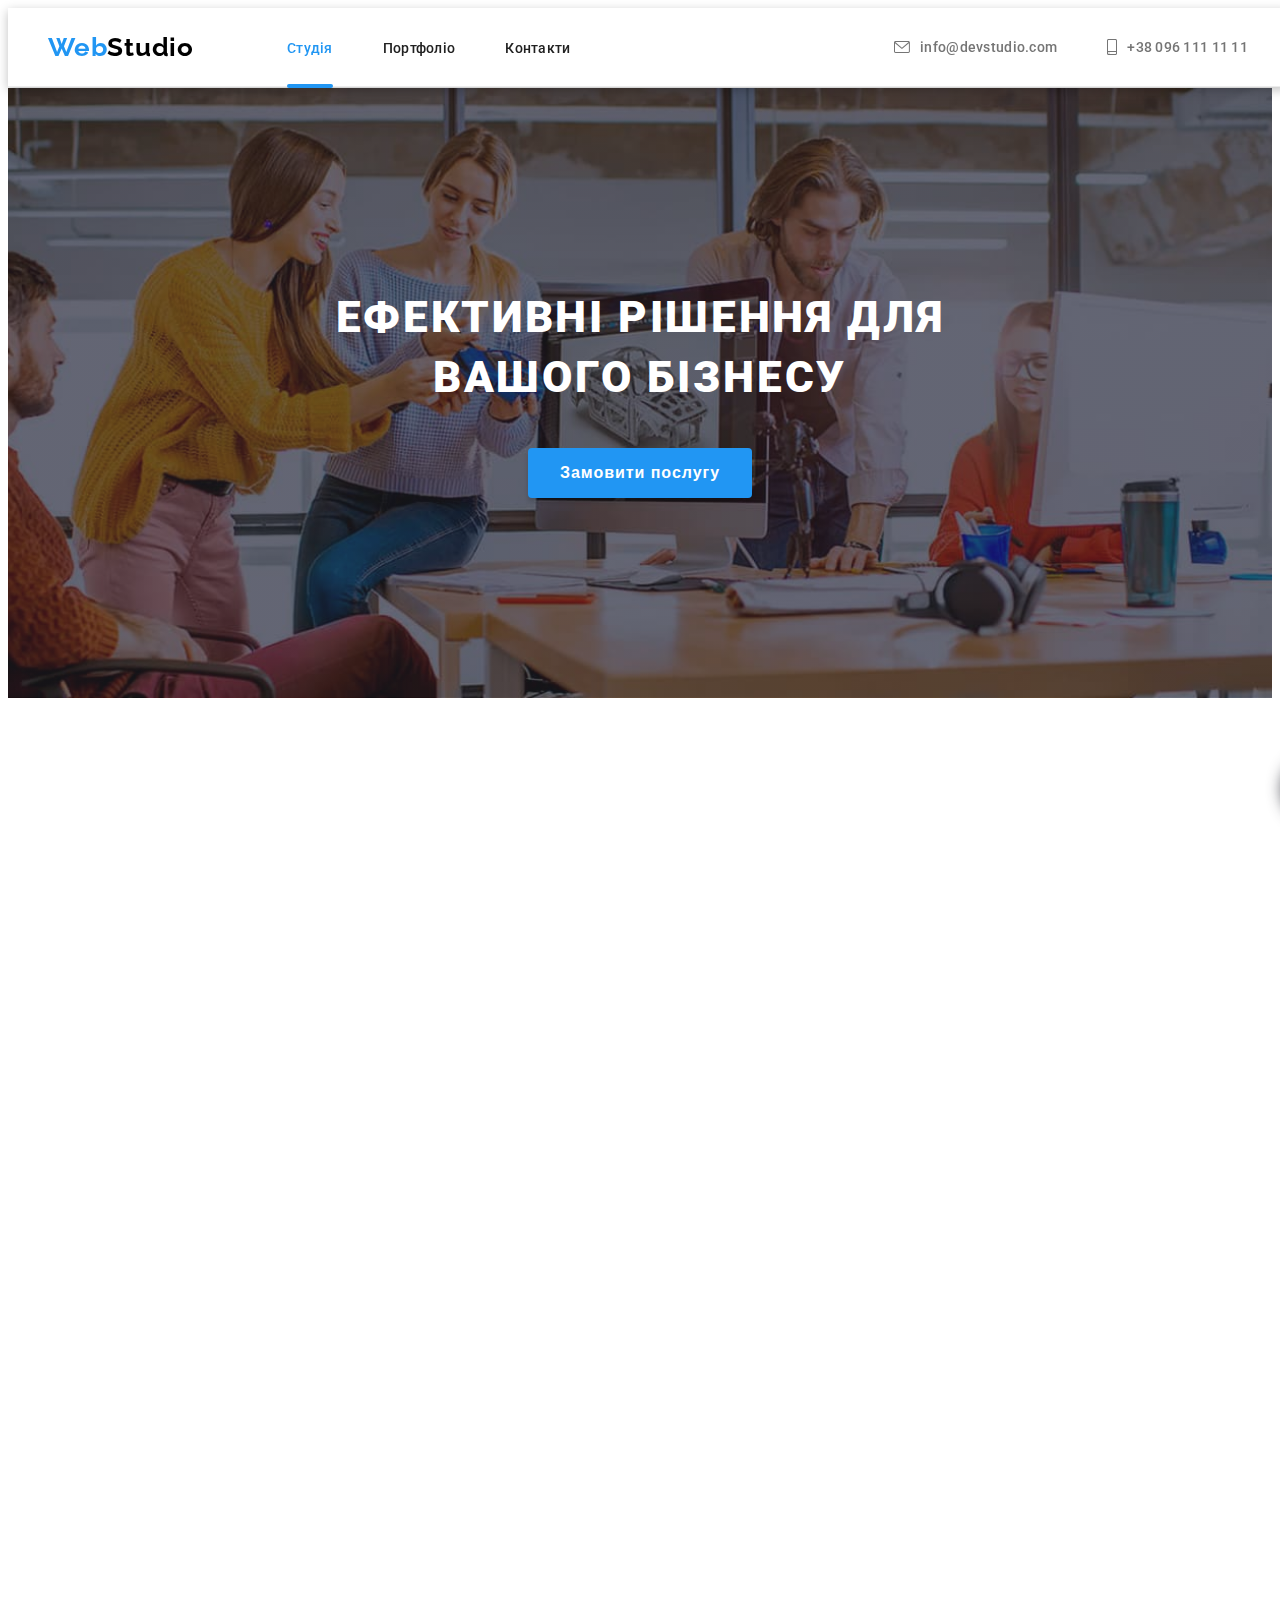
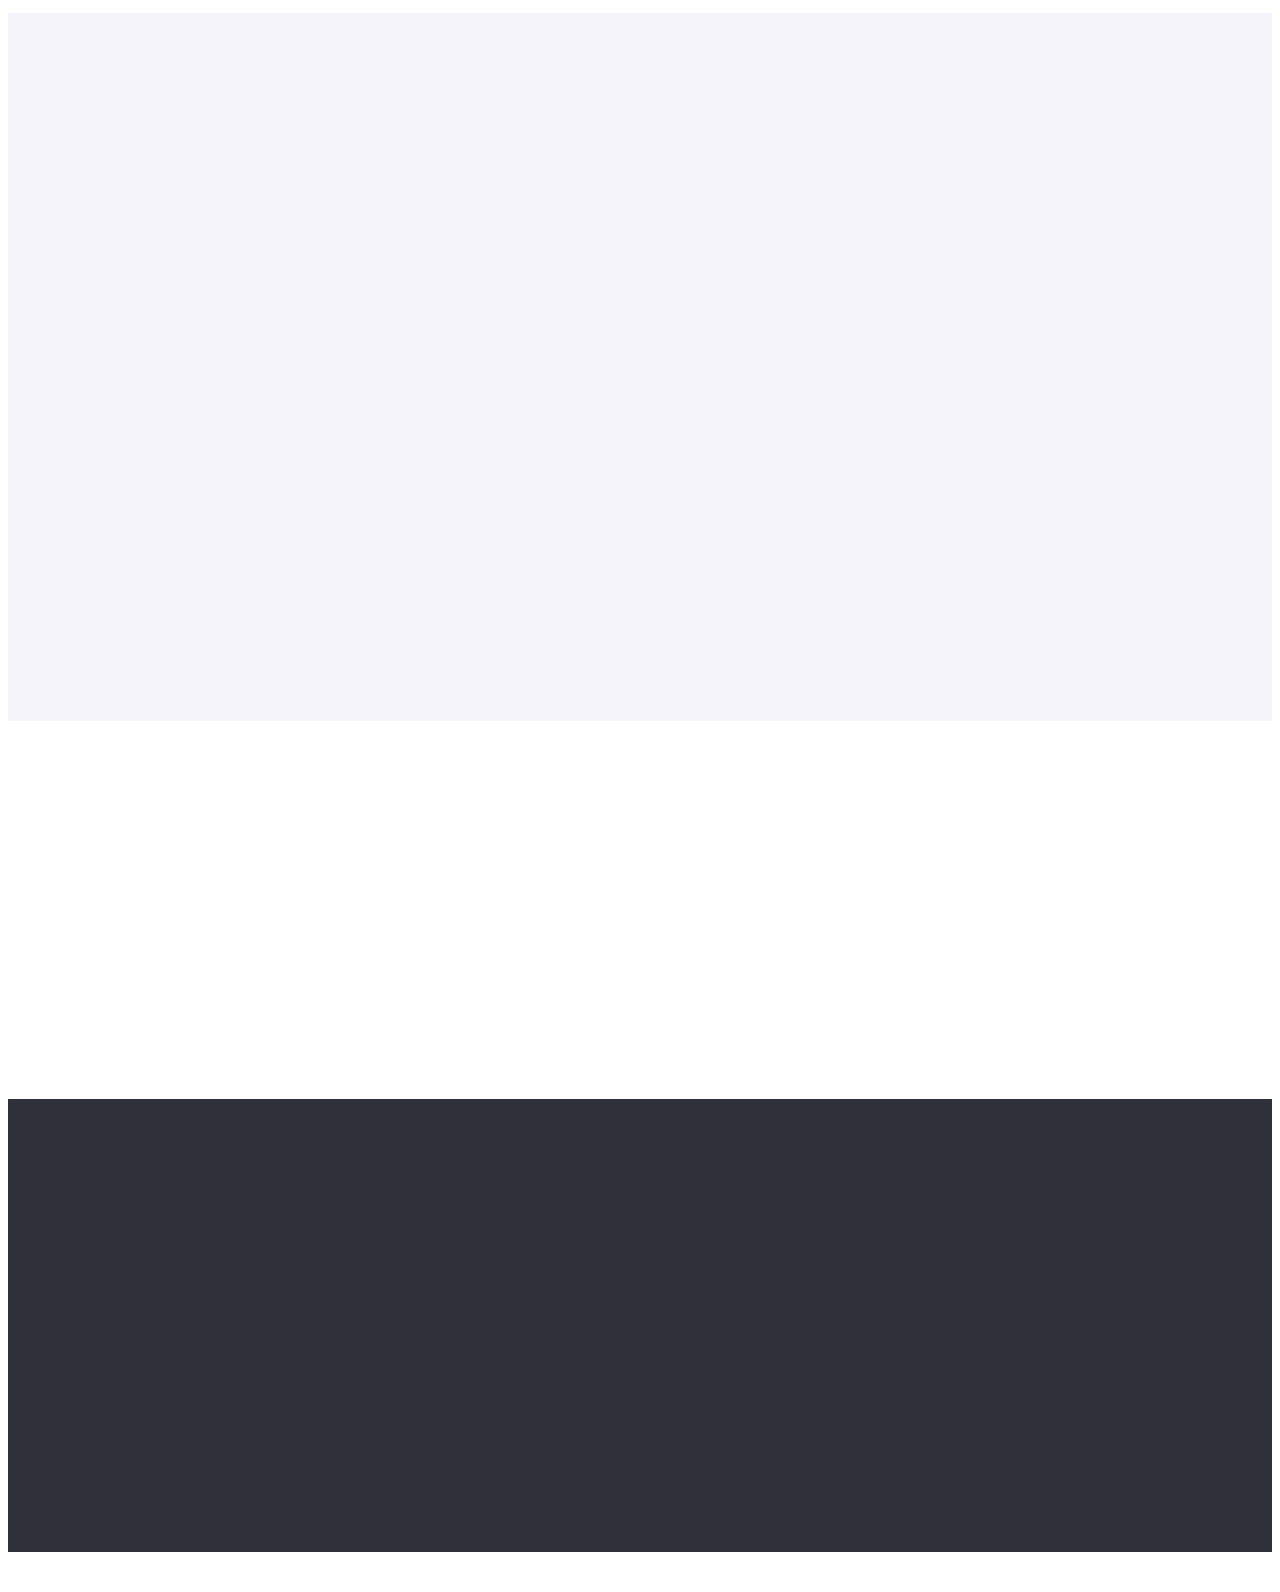
<file: index.html>
<!DOCTYPE html>
<html lang="en">
  <head>
    <meta charset="UTF-8" />
    <meta http-equiv="X-UA-Compatible" content="IE=edge" />
    <meta name="viewport" content="width=device-width, initial-scale=1.0" />
    <title>WebStudio</title>
    <link rel="preconnect" href="https://fonts.googleapis.com" />
    <link rel="preconnect" href="https://fonts.gstatic.com" crossorigin />
    <link
      href="https://fonts.googleapis.com/css2?family=Raleway:wght@700&family=Roboto:wght@400;500;700;900&display=swap"
      rel="stylesheet"
    />
    <link
      rel="stylesheet"
      href="https://cdnjs.cloudflare.com/ajax/libs/modern-normalize/2.0.0/modern-normalize.min.css"
      integrity="sha512-4xo8blKMVCiXpTaLzQSLSw3KFOVPWhm/TRtuPVc4WG6kUgjH6J03IBuG7JZPkcWMxJ5huwaBpOpnwYElP/m6wg=="
      crossorigin="anonymous"
      referrerpolicy="no-referrer"
    />
    <link rel="stylesheet" href=".//styles/main.min.css" />
    <link href="https://unpkg.com/aos@2.3.1/dist/aos.css" rel="stylesheet" />
  </head>
  <body>
    <!-- Шапка сайту -->
    <header class="header" id="header">
      <div class="container">
        <div class="header__container" data-aos="fade-down">
          <!-- Лого -->
          <a class="header__logo" href="./index.html"
            >Web<span class="header__logo__accent--header">Studio</span></a
          >
          <!-- Головна навігація сайту -->
          <nav class="header__nav">
            <ul class="header__list">
              <li class="header__item">
                <a
                  class="header__link header__link--checked"
                  href="./index.html"
                  >Студія</a
                >
              </li>
              <li class="header__item">
                <a class="header__link" href="./portfolio.html">Портфоліо</a>
              </li>
              <li class="header__item">
                <a class="header__link" href="#contacts">Контакти</a>
              </li>
            </ul>
          </nav>
          <!-- Контакти -->
          <ul class="header__contacts">
            <li class="header__contact">
              <a
                class="header__address"
                href="mailto:info@devstudio.com"
                target="_blank"
              >
                <svg class="header__icon" width="16" height="12">
                  <use href="./img/icons.svg#letter"></use>
                </svg>
                info@devstudio.com</a
              >
            </li>
            <li class="header__contact">
              <a
                class="header__address"
                href="tel:+380961111111"
                target="_blank"
              >
                <svg class="header__icon" width="10" height="16">
                  <use href="./img/icons.svg#smartphone"></use>
                </svg>
                +38 096 111 11 11</a
              >
            </li>
          </ul>
        </div>
      </div>
    </header>
    <!-- Головна сторінка -->
    <main>
      <div class="hero__padding" id="scroll-to-top"></div>
      <!-- Головна частина сайту -->
      <section class="hero">
        <div class="container hero__container">
          <h1 class="hero__title">Ефективні рішення для вашого бізнесу</h1>
          <button class="hero__button" type="button" data-modal-open>
            Замовити послугу
          </button>
        </div>
      </section>
      <!-- Переваги -->
      <section class="advantages">
        <div class="container">
          <ul class="advantages__list">
            <li class="advantages__item" data-aos="fade-right">
              <div class="advantages__icon">
                <svg class="advantages__svg" width="70" height="70">
                  <use href="./img/icons.svg#antenna"></use>
                </svg>
              </div>
              <h3 class="advantages__subtitle">УВАГА ДО ДЕТАЛЕЙ</h3>
              <p class="advantages__desc">
                Ідейні міркування, і навіть початок повсякденної роботи з
                формування позиції.
              </p>
            </li>
            <li class="advantages__item" data-aos="fade-up">
              <div class="advantages__icon">
                <svg class="advantages__svg" width="70" height="70">
                  <use href="./img/icons.svg#clock"></use>
                </svg>
              </div>
              <h3 class="advantages__subtitle">ПУНКТУАЛЬНІСТЬ</h3>
              <p class="advantages__desc">
                Завдання організації, особливо рамки і місце навчання кадрів
                тягне у себе.
              </p>
            </li>
            <li class="advantages__item" data-aos="fade-down">
              <div class="advantages__icon">
                <svg class="advantages__svg" width="70" height="70">
                  <use href="./img/icons.svg#diagram"></use>
                </svg>
              </div>
              <h3 class="advantages__subtitle">ПЛАНУВАННЯ</h3>
              <p class="advantages__desc">
                Так само консультація з широким активом значною мірою зумовлює.
              </p>
            </li>
            <li class="advantages__item" data-aos="fade-left">
              <div class="advantages__icon">
                <svg class="advantages__svg" width="70" height="70">
                  <use href="./img/icons.svg#astronaut"></use>
                </svg>
              </div>
              <h3 class="advantages__subtitle">СУЧАСНІ ТЕХНОЛОГІЇ</h3>
              <p class="advantages__desc">
                Значимість цих проблем настільки очевидна, що реалізація
                планових завдань.
              </p>
            </li>
          </ul>
        </div>
      </section>
      <!-- Секція: Чим ми займаємося -->
      <section class="doing">
        <div class="container">
          <h2 class="doing__title" data-aos="zoom-in-up">Чим ми займаємося</h2>
          <ul class="doing__list">
            <li data-aos="zoom-in-down">
              <a href="#" class="doing__link">
                <img
                  class="doing__photo"
                  src="./img/doing/photo-1.jpg"
                  alt="Чоловік пише код"
                />
                <div class="doing__overlay">
                  <h3 class="doing__subtitle">Десктопні додатки</h3>
                </div>
              </a>
            </li>
            <li data-aos="zoom-in-up">
              <a href="#" class="doing__link">
                <img
                  class="doing__photo"
                  src="./img/doing/photo-2.jpg"
                  alt="Жінка вибирає дизайн"
                />
                <div class="doing__overlay">
                  <h3 class="doing__subtitle">Мобільні додатки</h3>
                </div>
              </a>
            </li>
            <li data-aos="zoom-in-down">
              <a href="#" class="doing__link">
                <img
                  class="doing__photo"
                  src="./img/doing/photo-3.jpg"
                  alt="Жінка вибирає колір"
                />
                <div class="doing__overlay">
                  <h3 class="doing__subtitle">Дизайнерські рішення</h3>
                </div>
              </a>
            </li>
          </ul>
        </div>
      </section>
      <!-- Секція: Наша команда -->
      <section class="team">
        <div class="container">
          <h2 class="team__title" data-aos="zoom-in-up">Наша команда</h2>
          <ul class="team__list">
            <!-- Перша людина -->
            <li class="team__item" data-aos="fade-up-right">
              <img
                class="team__photo"
                width="270"
                src="./img/team/person-1.jpg"
                alt="Чоловік з бородою з каштановим волоссям в окулярах в бордовій сорочці"
              />
              <h3 class="team__subtitle">Ігор Дем'яненко</h3>
              <p class="team__desc">Product Designer</p>
              <ul class="team__icons">
                <li class="team__icon">
                  <a
                    href="https://www.instagram.com/"
                    target="_blank"
                    class="team__link"
                  >
                    <svg class="team__svg" width="20" height="20">
                      <use href="./img/icons.svg#instagram"></use>
                    </svg>
                  </a>
                </li>
                <li class="team__icon">
                  <a
                    href="https://twitter.com/?lang=uk"
                    target="_blank"
                    class="team__link"
                  >
                    <svg class="team__svg" width="20" height="20">
                      <use href="./img/icons.svg#twitter"></use>
                    </svg>
                  </a>
                </li>
                <li class="team__icon">
                  <a
                    href="https://www.facebook.com/?locale=uk_UA"
                    target="_blank"
                    class="team__link"
                  >
                    <svg class="team__svg" width="20" height="20">
                      <use href="./img/icons.svg#facebook"></use>
                    </svg>
                  </a>
                </li>
                <li class="team__icon">
                  <a
                    href="https://ua.linkedin.com/"
                    target="_blank"
                    class="team__link"
                  >
                    <svg class="team__svg" width="20" height="20">
                      <use href="./img/icons.svg#linkedin"></use>
                    </svg>
                  </a>
                </li>
              </ul>
            </li>
            <!-- Друга людина -->
            <li class="team__item" data-aos="fade-up">
              <img
                class="team__photo"
                width="270"
                src="./img/team/person-2.jpg"
                alt="Жінка з окулярами в чорному піджаку та світлим волоссям"
              />
              <h3 class="team__subtitle">Ольга Рєпіна</h3>
              <p class="team__desc">Frontend Developer</p>
              <ul class="team__icons">
                <li class="team__icon">
                  <a
                    href="https://www.instagram.com/"
                    target="_blank"
                    class="team__link"
                  >
                    <svg class="team__svg" width="20" height="20">
                      <use href="./img/icons.svg#instagram"></use>
                    </svg>
                  </a>
                </li>
                <li class="team__icon">
                  <a
                    href="https://twitter.com/?lang=uk"
                    target="_blank"
                    class="team__link"
                  >
                    <svg class="team__svg" width="20" height="20">
                      <use href="./img/icons.svg#twitter"></use>
                    </svg>
                  </a>
                </li>
                <li class="team__icon">
                  <a
                    href="https://www.facebook.com/?locale=uk_UA"
                    target="_blank"
                    class="team__link"
                  >
                    <svg class="team__svg" width="20" height="20">
                      <use href="./img/icons.svg#facebook"></use>
                    </svg>
                  </a>
                </li>
                <li class="team__icon">
                  <a
                    href="https://ua.linkedin.com/"
                    target="_blank"
                    class="team__link"
                  >
                    <svg class="team__svg" width="20" height="20">
                      <use href="./img/icons.svg#linkedin"></use>
                    </svg>
                  </a>
                </li>
              </ul>
            </li>
            <!-- Третя людина -->
            <li class="team__item" data-aos="fade-up">
              <img
                class="team__photo"
                width="270"
                src="./img/team/person-3.jpg"
                alt="Чоловік з бородою з каштановим волоссям в блакитній сорочці"
              />
              <h3 class="team__subtitle">Микола Тарасов</h3>
              <p class="team__desc">Marketing</p>
              <ul class="team__icons">
                <li class="team__icon">
                  <a
                    href="https://www.instagram.com/"
                    target="_blank"
                    class="team__link"
                  >
                    <svg class="team__svg" width="20" height="20">
                      <use href="./img/icons.svg#instagram"></use>
                    </svg>
                  </a>
                </li>
                <li class="team__icon">
                  <a
                    href="https://twitter.com/?lang=uk"
                    target="_blank"
                    class="team__link"
                  >
                    <svg class="team__svg" width="20" height="20">
                      <use href="./img/icons.svg#twitter"></use>
                    </svg>
                  </a>
                </li>
                <li class="team__icon">
                  <a
                    href="https://www.facebook.com/?locale=uk_UA"
                    target="_blank"
                    class="team__link"
                  >
                    <svg class="team__svg" width="20" height="20">
                      <use href="./img/icons.svg#facebook"></use>
                    </svg>
                  </a>
                </li>
                <li class="team__icon">
                  <a
                    href="https://ua.linkedin.com/"
                    target="_blank"
                    class="team__link"
                  >
                    <svg class="team__svg" width="20" height="20">
                      <use href="./img/icons.svg#linkedin"></use>
                    </svg>
                  </a>
                </li>
              </ul>
            </li>
            <!-- Четверта людина -->
            <li class="team__item" data-aos="fade-up-left">
              <img
                class="team__photo"
                width="270"
                src="./img/team/person-4.jpg"
                alt="Чоловік в окулярах з темними бородою та волоссям в чорний футболці"
              />
              <h3 class="team__subtitle">Михайло Єрмаков</h3>
              <p class="team__desc">UI Designer</p>
              <ul class="team__icons">
                <li class="team__icon">
                  <a
                    href="https://www.instagram.com/"
                    target="_blank"
                    class="team__link"
                  >
                    <svg class="team__svg" width="20" height="20">
                      <use href="./img/icons.svg#instagram"></use>
                    </svg>
                  </a>
                </li>
                <li class="team__icon">
                  <a
                    href="https://twitter.com/?lang=uk"
                    target="_blank"
                    class="team__link"
                  >
                    <svg class="team__svg" width="20" height="20">
                      <use href="./img/icons.svg#twitter"></use>
                    </svg>
                  </a>
                </li>
                <li class="team__icon">
                  <a
                    href="https://www.facebook.com/?locale=uk_UA"
                    target="_blank"
                    class="team__link"
                  >
                    <svg class="team__svg" width="20" height="20">
                      <use href="./img/icons.svg#facebook"></use>
                    </svg>
                  </a>
                </li>
                <li class="team__icon">
                  <a
                    href="https://ua.linkedin.com/"
                    target="_blank"
                    class="team__link"
                  >
                    <svg class="team__svg" width="20" height="20">
                      <use href="./img/icons.svg#linkedin"></use>
                    </svg>
                  </a>
                </li>
              </ul>
            </li>
          </ul>
        </div>
      </section>
      <!-- Секція: Клієнти -->
      <section class="client">
        <div class="container">
          <h2 class="client__title" data-aos="zoom-in-up">Постійні клієнти</h2>
          <ul class="client__list">
            <li class="client__item" data-aos="zoom-in-right">
              <a href="#" target="_blank" class="client__link">
                <svg class="client__icon" width="106" height="60">
                  <use href="./img/icons.svg#logo-YACO-1"></use>
                </svg>
              </a>
            </li>
            <li class="client__item" data-aos="zoom-in-right">
              <a href="#" target="_blank" class="client__link">
                <svg class="client__icon" width="106" height="60">
                  <use href="./img/icons.svg#logo-tagline-here-2"></use>
                </svg>
              </a>
            </li>
            <li class="client__item" data-aos="zoom-in-right">
              <a href="#" target="_blank" class="client__link">
                <svg class="client__icon" width="106" height="60">
                  <use href="./img/icons.svg#logo-company-3"></use>
                </svg>
              </a>
            </li>
            <li class="client__item" data-aos="zoom-in-left">
              <a href="#" target="_blank" class="client__link">
                <svg class="client__icon" width="106" height="60">
                  <use href="./img/icons.svg#logo-foster-peters-4"></use>
                </svg>
              </a>
            </li>
            <li class="client__item" data-aos="zoom-in-left">
              <a href="#" target="_blank" class="client__link">
                <svg class="client__icon" width="106" height="60">
                  <use href="./img/icons.svg#logo-brand-5"></use>
                </svg>
              </a>
            </li>
            <li class="client__item" data-aos="zoom-in-left">
              <a href="#" target="_blank" class="client__link">
                <svg class="client__icon" width="106" height="60">
                  <use href="./img/icons.svg#logo-tag-line-6"></use>
                </svg>
              </a>
            </li>
          </ul>
        </div>
      </section>
    </main>
    <!-- Підвал сайту -->
    <footer class="footer" id="contacts">
      <div class="container">
        <div class="footer__container">
          <div class="footer__addressing" data-aos="fade-up-right">
            <a class="footer__logo" href="#header"
              >Web<span class="footer__logo__accent--footer">Studio</span></a
            >
            <!-- Адрес -->
            <address class="footer__address">
              <a
                class="footer__map"
                target="_blank"
                href="https://www.google.com/maps/place/Lesi+Ukrainky+Blvd,+26,+Kyiv,+Ukraine,+02000/@50.4265807,30.5383858,17z/data=!3m1!4b1!4m6!3m5!1s0x40d4cf0e033ecbe9:0x57a4dffefec77da0!8m2!3d50.4265807!4d30.5383858!16s%2Fg%2F1tctq5jv?entry=ttu"
                >м. Київ, пр-т Лесі Українки, 26</a
              >
              <!-- Контакти -->
              <ul class="footer__list">
                <li class="footer__item">
                  <a
                    class="footer__connection"
                    href="mailto:info@devstudio.com"
                    target="_blank"
                    >info@devstudio.com</a
                  >
                </li>
                <li class="footer__item">
                  <a
                    class="footer__connection"
                    href="tel:+380961111111"
                    target="_blank"
                    >+38 096 111 11 11</a
                  >
                </li>
              </ul>
            </address>
          </div>
          <div class="footer__icon" data-aos="fade-up">
            <h2 class="footer__title">приєднуйтесь</h2>
            <ul class="footer__icons">
              <li class="footer__element">
                <a
                  href="https://www.instagram.com/"
                  target="_blank"
                  class="footer__link"
                >
                  <svg class="footer__svg" width="20" height="20">
                    <use href="./img/icons.svg#instagram"></use>
                  </svg>
                </a>
              </li>
              <li class="footer__element">
                <a
                  href="https://twitter.com/?lang=uk"
                  target="_blank"
                  class="footer__link"
                >
                  <svg class="footer__svg" width="20" height="20">
                    <use href="./img/icons.svg#twitter"></use>
                  </svg>
                </a>
              </li>
              <li class="footer__element">
                <a
                  href="https://www.facebook.com/?locale=uk_UA"
                  target="_blank"
                  class="footer__link"
                >
                  <svg class="footer__svg" width="20" height="20">
                    <use href="./img/icons.svg#facebook"></use>
                  </svg>
                </a>
              </li>
              <li class="footer__element">
                <a
                  href="https://ua.linkedin.com/"
                  target="_blank"
                  class="footer__link"
                >
                  <svg class="footer__svg" width="20" height="20">
                    <use href="./img/icons.svg#linkedin"></use>
                  </svg>
                </a>
              </li>
            </ul>
          </div>
          <form action="" class="footer__form" data-aos="fade-up-left">
            <h2 class="footer__call">Підпишіться на розсилку</h2>
            <div class="footer__structure">
              <input
                type="email"
                class="footer__input"
                placeholder="E-mail"
                required
              />
              <button class="footer__btn" type="submit">
                Підписатися
                <svg class="footer__badge" width="24" height="24">
                  <use href="./img/icons.svg#send"></use>
                </svg>
              </button>
            </div>
          </form>
        </div>
      </div>
    </footer>
    <div class="backdrop is-hidden" data-modal>
      <div class="modal">
        <form action="" class="form">
          <button class="modal__close-btn" type="button" data-modal-close>
            <svg class="modal__close-icon" width="18" height="18">
              <use href="./img/icons.svg#close-cross"></use>
            </svg>
          </button>
          <h2 class="modal__title">Залиште свої дані, ми вам передзвонимо</h2>
          <ul class="modal__list">
            <li class="modal__item">
              <label for="name" class="modal__name"
                >Ім'я
                <input id="name" type="text" class="modal__input" required />
                <svg class="modal__svg" width="18" height="18">
                  <use href="./img/icons.svg#person-blank"></use>
                </svg>
              </label>
            </li>
            <li class="modal__item">
              <label for="phone" class="modal__name"
                >Телефон
                <input id="phone" type="tel" class="modal__input" required />
                <svg class="modal__svg" width="18" height="18">
                  <use href="./img/icons.svg#phone-blank"></use>
                </svg>
              </label>
            </li>
            <li class="modal__item">
              <label for="email" class="modal__name"
                >Пошта
                <input id="email" type="email" class="modal__input" required />
                <svg class="modal__svg" width="18" height="18">
                  <use href="./img/icons.svg#email-blank"></use>
                </svg>
              </label>
            </li>
            <li class="modal__item">
              <label for="coment" class="modal__name"
                >Коментар
                <textarea
                  id="coment"
                  cols="30"
                  rows="10"
                  class="modal__coment"
                  placeholder="Введіть текст"
                ></textarea>
              </label>
            </li>
          </ul>
          <label class="modal__label">
            <input type="checkbox" class="modal__checkbox" required />
            <div class="modal__fake">
              <svg class="modal__fake-svg" width="11" height="8">
                <use href="./img/icons.svg#tick"></use>
              </svg>
            </div>
            <p class="modal__text">
              Погоджуюся з розсилкою та приймаю
              <a href="" class="modal__link">Умови договору</a>
            </p>
          </label>
          <button class="modal__btn" type="submit">Відправити</button>
        </form>
      </div>
    </div>
    <div class="scroll container">
      <a class="scroll__link" href="#scroll-to-top">
        <svg class="scroll__icon" width="29" height="22">
          <use href="./img/icons.svg#top-arrow"></use>
        </svg>
      </a>
    </div>
    <script src="https://unpkg.com/aos@2.3.1/dist/aos.js"></script>
    <script>
      AOS.init();
    </script>
    <script src="./js/modal.js"></script>
  </body>
</html>
</file>
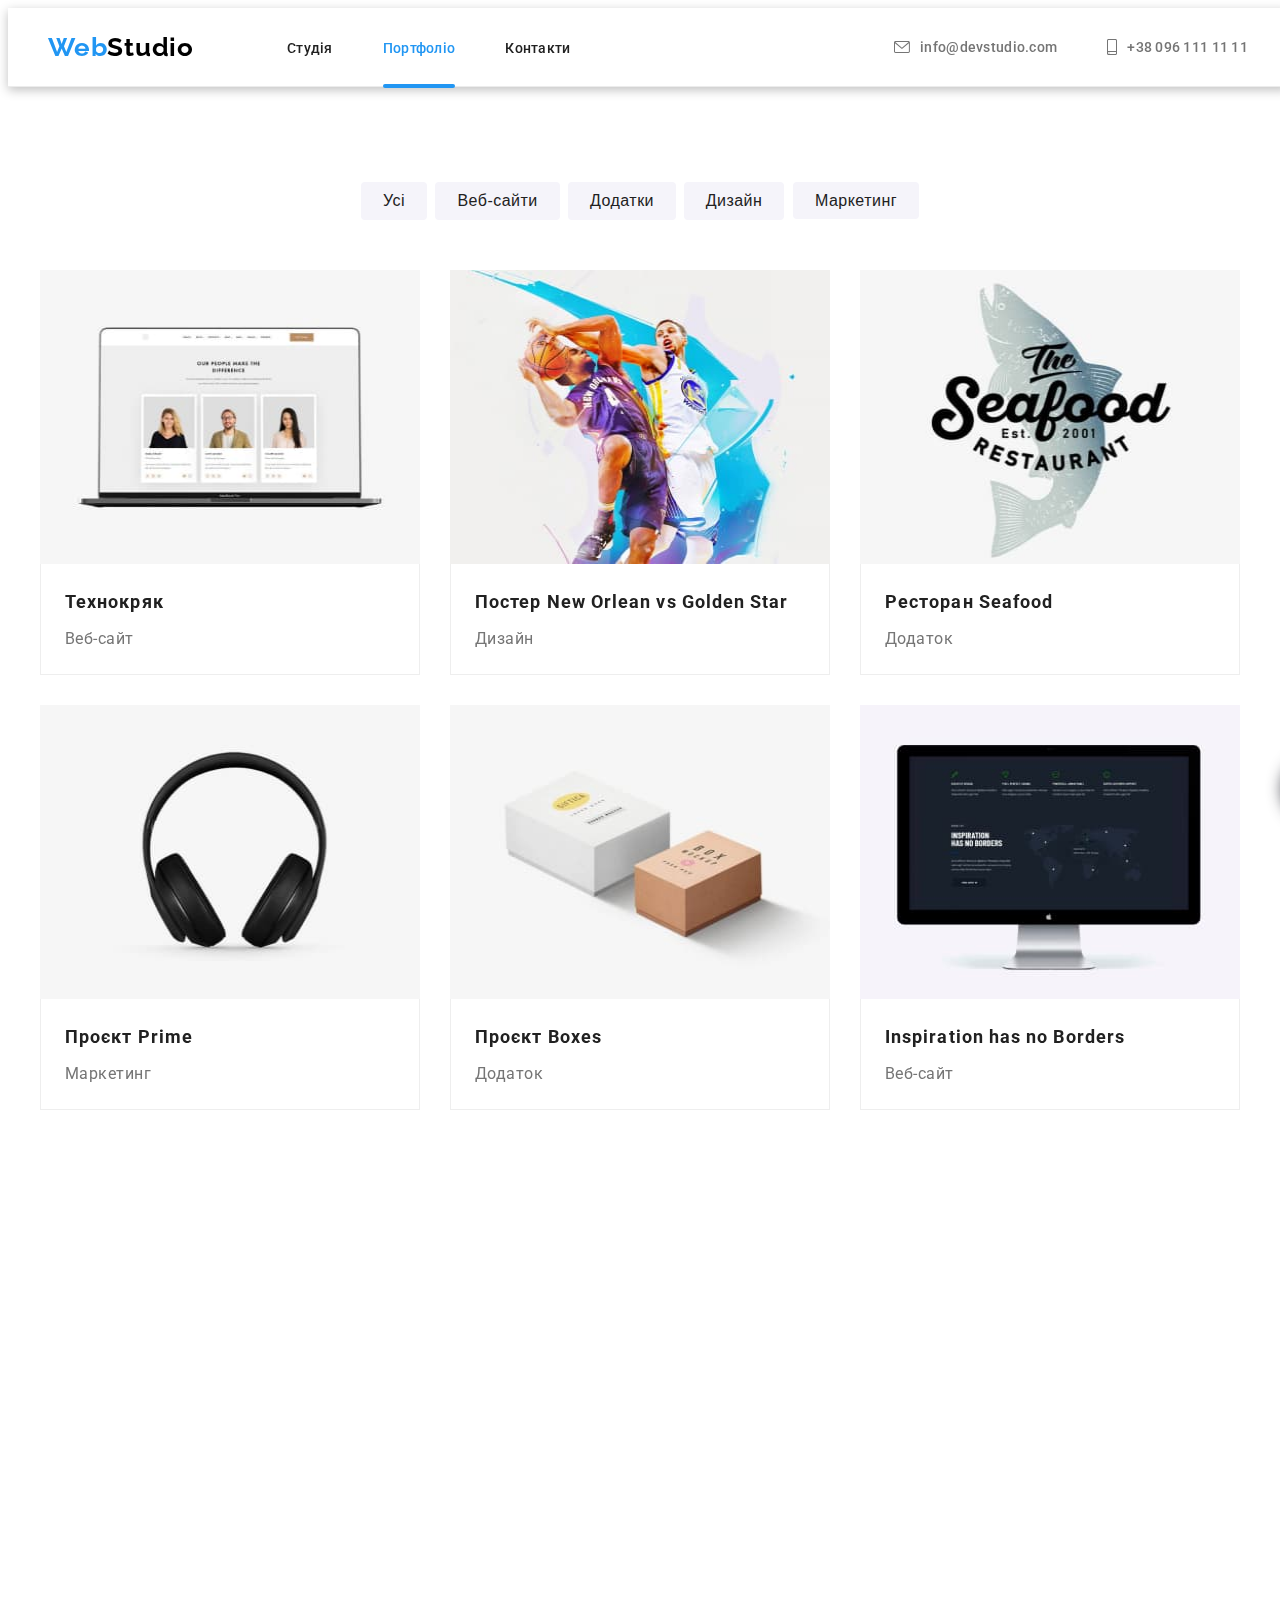
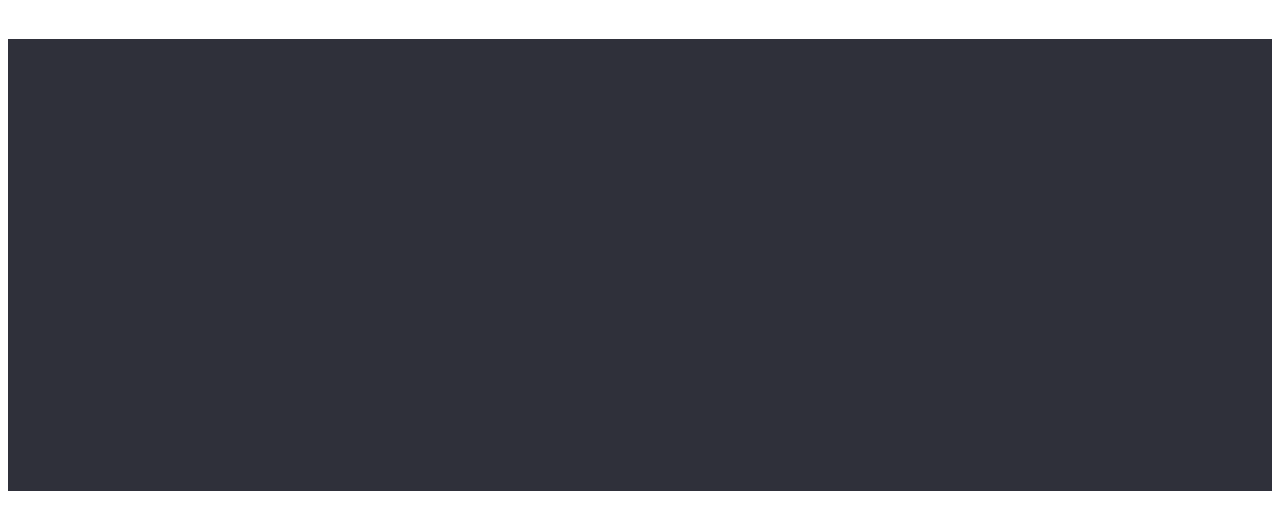
<file: portfolio.html>
<!DOCTYPE html>
<html lang="en">
  <head>
    <meta charset="UTF-8" />
    <meta name="viewport" content="width=device-width, initial-scale=1.0" />
    <title>WebStudio</title>
    <link rel="preconnect" href="https://fonts.googleapis.com" />
    <link rel="preconnect" href="https://fonts.gstatic.com" crossorigin />
    <link
      href="https://fonts.googleapis.com/css2?family=Raleway:wght@700&family=Roboto:wght@400;500;700;900&display=swap"
      rel="stylesheet"
    />
    <link
      rel="stylesheet"
      href="https://cdnjs.cloudflare.com/ajax/libs/modern-normalize/2.0.0/modern-normalize.min.css"
      integrity="sha512-4xo8blKMVCiXpTaLzQSLSw3KFOVPWhm/TRtuPVc4WG6kUgjH6J03IBuG7JZPkcWMxJ5huwaBpOpnwYElP/m6wg=="
      crossorigin="anonymous"
      referrerpolicy="no-referrer"
    />
    <link rel="stylesheet" href="./styles/portfolio.min.css" />
    <link href="https://unpkg.com/aos@2.3.1/dist/aos.css" rel="stylesheet" />
  </head>
  <body>
    <header class="header" id="header">
      <div class="container">
        <div class="header__container" data-aos="fade-down">
          <!-- Лого -->
          <a class="header__logo" href="./index.html"
            >Web<span class="header__logo__accent--header">Studio</span></a
          >
          <!-- Головна навігація сайту -->
          <nav class="header__nav">
            <ul class="header__list">
              <li class="header__item">
                <a class="header__link" href="./index.html">Студія</a>
              </li>
              <li class="header__item">
                <a
                  class="header__link header__link--checked"
                  href="./portfolio.html"
                  >Портфоліо</a
                >
              </li>
              <li class="header__item">
                <a class="header__link" href="#contacts">Контакти</a>
              </li>
            </ul>
          </nav>
          <!-- Контакти -->
          <ul class="header__contacts">
            <li class="header__contact">
              <a
                class="header__address"
                href="mailto:info@devstudio.com"
                target="_blank"
              >
                <svg class="header__icon" width="16" height="12">
                  <use href="./img/icons.svg#letter"></use>
                </svg>
                info@devstudio.com</a
              >
            </li>
            <li class="header__contact">
              <a
                class="header__address"
                href="tel:+380961111111"
                target="_blank"
              >
                <svg class="header__icon" width="10" height="16">
                  <use href="./img/icons.svg#smartphone"></use>
                </svg>
                +38 096 111 11 11</a
              >
            </li>
          </ul>
        </div>
      </div>
    </header>
    <!-- Головна сторінка сайту -->
    <main>
      <div class="padding__hero" id="scroll-to-top"></div>
      <!-- Кнопки -->
      <section class="btn">
        <div class="container">
          <ul class="btn__list">
            <li class="btn__item" data-aos="fade-right">
              <button class="btn__btn" type="button">Усі</button>
            </li>
            <li class="btn__item" data-aos="fade-down-right">
              <button class="btn__btn" type="button">Веб-сайти</button>
            </li>
            <li class="btn__item" data-aos="fade-down">
              <button class="btn__btn" type="button">Додатки</button>
            </li>
            <li class="btn__item" data-aos="fade-down-left">
              <button class="btn__btn" type="button">Дизайн</button>
            </li>
            <li class="btn__item" data-aos="fade-left">
              <button class="btn__btn" type="button">Маркетинг</button>
            </li>
          </ul>
        </div>
      </section>
      <!-- Статті -->
      <section class="article">
        <div class="container">
          <ul class="article__list">
            <!-- Перша стаття -->
            <li class="article__item" data-aos="fade-down-right">
              <a href="#" class="article__link">
                <article class="article__article">
                  <div class="article__photo">
                    <img
                      class="article__content"
                      src="./img/products/product-1.jpg"
                      alt="сайт Технокряк"
                    />
                    <div class="article__overlay">
                      <p class="article__text">
                        Ресурс пропонує комплексні пропозиції з різним рівнем
                        функціоналу та сервісів. Все це дозволить відвідувачу
                        отримати вичерпні відомості про компанію чи приватну
                        особу.
                      </p>
                    </div>
                  </div>
                  <div class="article__container">
                    <h2 class="article__title">Технокряк</h2>
                    <p class="article__desc">Веб-сайт</p>
                  </div>
                </article>
              </a>
            </li>
            <!-- Друга стаття -->
            <li class="article__item" data-aos="fade-down">
              <a href="#" class="article__link">
                <article class="article__article">
                  <div class="article__photo">
                    <img
                      class="article__content"
                      src="./img/products/product-2.jpg"
                      alt="Постер New Orlean vs Golden Star"
                    />
                    <div class="article__overlay">
                      <p class="article__text">
                        Ресурс пропонує комплексні пропозиції з різним рівнем
                        функціоналу та сервісів. Все це дозволить відвідувачу
                        отримати вичерпні відомості про компанію чи приватну
                        особу.
                      </p>
                    </div>
                  </div>
                  <div class="article__container">
                    <h2 class="article__title">
                      Постер New Orlean vs Golden Star
                    </h2>
                    <p class="article__desc">Дизайн</p>
                  </div>
                </article>
              </a>
            </li>
            <!-- Третя стаття -->
            <li class="article__item" data-aos="fade-down-left">
              <a href="#" class="article__link">
                <article class="article__article">
                  <div class="article__photo">
                    <img
                      class="article__content"
                      src="./img/products/product-3.jpg"
                      alt="Ресторан Seafood"
                    />
                    <div class="article__overlay">
                      <p class="article__text">
                        Ресурс пропонує комплексні пропозиції з різним рівнем
                        функціоналу та сервісів. Все це дозволить відвідувачу
                        отримати вичерпні відомості про компанію чи приватну
                        особу.
                      </p>
                    </div>
                  </div>
                  <div class="article__container">
                    <h2 class="article__title">Ресторан Seafood</h2>
                    <p class="article__desc">Додаток</p>
                  </div>
                </article>
              </a>
            </li>
            <!-- Четверта стаття -->
            <li class="article__item" data-aos="fade-right">
              <a href="#" class="article__link">
                <article class="article__article">
                  <div class="article__photo">
                    <img
                      class="article__content"
                      src="./img/products/product-4.jpg"
                      alt="Навушники"
                    />
                    <div class="article__overlay">
                      <p class="article__text">
                        Ресурс пропонує комплексні пропозиції з різним рівнем
                        функціоналу та сервісів. Все це дозволить відвідувачу
                        отримати вичерпні відомості про компанію чи приватну
                        особу.
                      </p>
                    </div>
                  </div>
                  <div class="article__container">
                    <h2 class="article__title">Проєкт Prime</h2>
                    <p class="article__desc">Маркетинг</p>
                  </div>
                </article>
              </a>
            </li>
            <!-- П'ята стаття -->
            <li class="article__item" data-aos="zoom-in">
              <a href="#" class="article__link">
                <article class="article__article">
                  <div class="article__photo">
                    <img
                      class="article__content"
                      src="./img/products/product-5.jpg"
                      alt="дві коробки"
                    />
                    <div class="article__overlay">
                      <p class="article__text">
                        Ресурс пропонує комплексні пропозиції з різним рівнем
                        функціоналу та сервісів. Все це дозволить відвідувачу
                        отримати вичерпні відомості про компанію чи приватну
                        особу.
                      </p>
                    </div>
                  </div>
                  <div class="article__container">
                    <h2 class="article__title">Проєкт Boxes</h2>
                    <p class="article__desc">Додаток</p>
                  </div>
                </article>
              </a>
            </li>
            <!-- Шоста стаття -->
            <li class="article__item" data-aos="fade-left">
              <a href="#" class="article__link">
                <article class="article__article">
                  <div class="article__photo">
                    <img
                      class="article__content"
                      src="./img/products/product-6.jpg"
                      alt="сайт Inspiration has no Borders"
                    />
                    <div class="article__overlay">
                      <p class="article__text">
                        Ресурс пропонує комплексні пропозиції з різним рівнем
                        функціоналу та сервісів. Все це дозволить відвідувачу
                        отримати вичерпні відомості про компанію чи приватну
                        особу.
                      </p>
                    </div>
                  </div>
                  <div class="article__container">
                    <h2 class="article__title">Inspiration has no Borders</h2>
                    <p class="article__desc">Веб-сайт</p>
                  </div>
                </article>
              </a>
            </li>
            <!-- Сьома стаття -->
            <li class="article__item" data-aos="fade-up-right">
              <a href="#" class="article__link">
                <article class="article__article">
                  <div class="article__photo">
                    <img
                      class="article__content"
                      src="./img/products/product-7.jpg"
                      alt="Видання Limited Edition"
                    />
                    <div class="article__overlay">
                      <p class="article__text">
                        Ресурс пропонує комплексні пропозиції з різним рівнем
                        функціоналу та сервісів. Все це дозволить відвідувачу
                        отримати вичерпні відомості про компанію чи приватну
                        особу.
                      </p>
                    </div>
                  </div>
                  <div class="article__container">
                    <h2 class="article__title">Видання Limited Edition</h2>
                    <p class="article__desc">Дизайн</p>
                  </div>
                </article>
              </a>
            </li>
            <!-- Восьма стаття -->
            <li class="article__item" data-aos="fade-up">
              <a href="#" class="article__link">
                <article class="article__article">
                  <div class="article__photo">
                    <img
                      class="article__content"
                      src="./img/products/product-8.jpg"
                      alt="Проєкт LAB"
                    />
                    <div class="article__overlay">
                      <p class="article__text">
                        Ресурс пропонує комплексні пропозиції з різним рівнем
                        функціоналу та сервісів. Все це дозволить відвідувачу
                        отримати вичерпні відомості про компанію чи приватну
                        особу.
                      </p>
                    </div>
                  </div>
                  <div class="article__container">
                    <h2 class="article__title">Проєкт LAB</h2>
                    <p class="article__desc">Маркетинг</p>
                  </div>
                </article>
              </a>
            </li>
            <!-- Дев'ята стаття -->
            <li class="article__item" data-aos="fade-up-left">
              <a href="#" class="article__link">
                <article class="article__article">
                  <div class="article__photo">
                    <img
                      class="article__content"
                      src="./img/products/product-9.jpg"
                      alt="додаток Growing Business"
                    />
                    <div class="article__overlay">
                      <p class="article__text">
                        Ресурс пропонує комплексні пропозиції з різним рівнем
                        функціоналу та сервісів. Все це дозволить відвідувачу
                        отримати вичерпні відомості про компанію чи приватну
                        особу.
                      </p>
                    </div>
                  </div>
                  <div class="article__container">
                    <h2 class="article__title">Growing Business</h2>
                    <p class="article__desc">Додаток</p>
                  </div>
                </article>
              </a>
            </li>
          </ul>
        </div>
      </section>
    </main>
    <!-- Підвал сайту -->
    <footer class="footer" id="contacts">
      <div class="container">
        <div class="footer__container">
          <div class="footer__addressing" data-aos="fade-up-right">
            <a class="footer__logo" href="#header"
              >Web<span class="footer__logo__accent--footer">Studio</span></a
            >
            <!-- Адрес -->
            <address class="footer__address">
              <a
                class="footer__map"
                target="_blank"
                href="https://www.google.com/maps/place/Lesi+Ukrainky+Blvd,+26,+Kyiv,+Ukraine,+02000/@50.4265807,30.5383858,17z/data=!3m1!4b1!4m6!3m5!1s0x40d4cf0e033ecbe9:0x57a4dffefec77da0!8m2!3d50.4265807!4d30.5383858!16s%2Fg%2F1tctq5jv?entry=ttu"
                >м. Київ, пр-т Лесі Українки, 26</a
              >
              <!-- Контакти -->
              <ul class="footer__list">
                <li class="footer__item">
                  <a
                    class="footer__connection"
                    href="mailto:info@devstudio.com"
                    target="_blank"
                    >info@devstudio.com</a
                  >
                </li>
                <li class="footer__item">
                  <a
                    class="footer__connection"
                    href="tel:+380961111111"
                    target="_blank"
                    >+38 096 111 11 11</a
                  >
                </li>
              </ul>
            </address>
          </div>
          <div class="footer__icon" data-aos="fade-up">
            <h2 class="footer__title">приєднуйтесь</h2>
            <ul class="footer__icons">
              <li class="footer__element">
                <a
                  href="https://www.instagram.com/"
                  target="_blank"
                  class="footer__link"
                >
                  <svg class="footer__svg" width="20" height="20">
                    <use href="./img/icons.svg#instagram"></use>
                  </svg>
                </a>
              </li>
              <li class="footer__element">
                <a
                  href="https://twitter.com/?lang=uk"
                  target="_blank"
                  class="footer__link"
                >
                  <svg class="footer__svg" width="20" height="20">
                    <use href="./img/icons.svg#twitter"></use>
                  </svg>
                </a>
              </li>
              <li class="footer__element">
                <a
                  href="https://www.facebook.com/?locale=uk_UA"
                  target="_blank"
                  class="footer__link"
                >
                  <svg class="footer__svg" width="20" height="20">
                    <use href="./img/icons.svg#facebook"></use>
                  </svg>
                </a>
              </li>
              <li class="footer__element">
                <a
                  href="https://ua.linkedin.com/"
                  target="_blank"
                  class="footer__link"
                >
                  <svg class="footer__svg" width="20" height="20">
                    <use href="./img/icons.svg#linkedin"></use>
                  </svg>
                </a>
              </li>
            </ul>
          </div>
          <form action="" class="footer__form" data-aos="fade-up-left">
            <h2 class="footer__call">Підпишіться на розсилку</h2>
            <div class="footer__structure">
              <input
                type="email"
                class="footer__input"
                placeholder="E-mail"
                required
              />
              <button class="footer__btn" type="submit">
                Підписатися
                <svg class="footer__badge" width="24" height="24">
                  <use href="./img/icons.svg#send"></use>
                </svg>
              </button>
            </div>
          </form>
        </div>
      </div>
    </footer>
    <div class="scroll container">
      <a class="scroll__link" href="#scroll-to-top">
        <svg class="scroll__icon" width="29" height="22">
          <use href="./img/icons.svg#top-arrow"></use>
        </svg>
      </a>
    </div>
    <script src="https://unpkg.com/aos@2.3.1/dist/aos.js"></script>
    <script>
      AOS.init();
    </script>
  </body>
</html>
</file>
<file: styles/main.min.css>
@keyframes link-after-movement{0%{transform:translate(0, -5px)}50%{transform:translate(0, 0)}100%{transform:translate(0, -5px)}}@keyframes title-move{0%{transform:translate(400px, -100px);opacity:0}100%{transform:translate(0, 0);opacity:1}}@keyframes btn-move{0%{transform:translate(-400px, 100px);opacity:0}100%{transform:translate(0, 0);opacity:1}}@keyframes scroll-rotate{0%{transform:rotate(0deg)}33%{transform:rotate(360deg)}66%{transform:rotate(360deg)}100%{transform:rotate(360deg)}}.client__title,.team__title,.doing__title{color:#212121;text-align:center;font-size:36px;font-weight:700;letter-spacing:1.08px;margin-bottom:50px}*:focus{outline:none}h1,h2,h3,p{margin:0;padding:0}ul,ol{padding:0;margin:0;list-style:none}a{text-decoration:none}button{border:none;cursor:pointer}img{display:block}*::-moz-selection{background-color:#2196f3;color:#fff}*::selection{background-color:#2196f3;color:#fff}html{scroll-behavior:smooth}body{font-family:Roboto;position:relative}.container{max-width:1200px;width:100%;padding:0 15px;margin:0 auto}.scroll.container{position:fixed;bottom:75px;left:50%;transform:translateX(51%);height:70px}.scroll__link{background-color:#2196f3;width:60px;height:60px;border:4px solid #fff;box-shadow:0px 0px 15px rgba(37,38,48,.82);display:flex;align-items:center;justify-content:center;flex-wrap:wrap;border-radius:50%;position:absolute;transition:background-color cubic-bezier(0.4, 0, 0.2, 1) 250ms;animation-name:scroll-rotate;animation-duration:2s;animation-timing-function:cubic-bezier(0.52, 0.8, 0.54, 0.26);animation-iteration-count:infinite}.scroll__link:hover,.scroll__link:hover{background-color:#1b73c3}.scroll__icon{transform:translateY(-7%);fill:#fff}.header{border-bottom:1px solid #ececec;padding:24px 0;position:fixed;width:100%;background-color:#fff;z-index:3;box-shadow:0px 3px 10px rgba(0,0,0,.25)}.header__container{display:flex;align-items:center;justify-content:center;flex-wrap:wrap}.header__logo{font-family:Raleway;font-size:26px;font-weight:700;line-height:normal;letter-spacing:.78px;color:#2196f3}.header__logo__accent--header{font-family:Raleway;font-size:26px;font-weight:700;line-height:normal;letter-spacing:.78px;color:#000}.header__list{display:flex;align-items:center;justify-content:center;flex-wrap:wrap;gap:50px;margin-left:93px}.header__link{color:#212121;font-size:14px;font-weight:500;letter-spacing:.28px;position:relative;transition:color cubic-bezier(0.4, 0, 0.2, 1) 250ms}.header__link:hover,.header__link:focus{color:#2196f3}.header__link--checked{color:#2196f3}.header__link--checked::after{content:"";display:block;width:100%;height:4px;border-radius:2px;background:#2196f3;position:absolute;bottom:-32px;right:0;animation-name:link-after-movement;animation-duration:1s;animation-timing-function:linear;animation-iteration-count:infinite}.header__contacts{display:flex;align-items:center;justify-content:center;flex-wrap:wrap;gap:50px;margin-left:auto}.header__address{color:#757575;font-size:14px;font-weight:500;letter-spacing:.28px;display:flex;align-items:center;justify-content:center;flex-wrap:wrap;gap:10px;transition:color cubic-bezier(0.4, 0, 0.2, 1) 250ms}.header__address:hover,.header__address:focus{color:#2196f3}.header__address:hover .header__icon{fill:#2196f3}.header__address:focus .header__icon{fill:#2196f3}.header__icon{fill:#757575;transition:fill cubic-bezier(0.4, 0, 0.2, 1) 250ms}.hero__padding{padding:40px 0}.hero{background-image:linear-gradient(rgba(47, 48, 58, 0.4), rgba(47, 48, 58, 0.4)),url(../img/hero/hero-background.jpg);padding:200px 0;background-position:center;background-size:cover;background-repeat:no-repeat}.hero__container{display:flex;align-items:center;justify-content:center;flex-wrap:wrap;flex-direction:column}.hero__title{color:#fff;text-align:center;font-size:44px;font-weight:900;line-height:1.36;letter-spacing:2.64px;text-transform:uppercase;max-width:696px;margin-bottom:40px;animation-name:title-move;animation-duration:1s;animation-timing-function:ease-in-out}.hero__button{color:#fff;text-align:center;padding:10px 32px;font-size:16px;font-weight:700;line-height:1.87;letter-spacing:.96px;border-radius:4px;background-color:#2196f3;box-shadow:0px 4px 4px 0px rgba(0,0,0,.15);transition:background-color cubic-bezier(0.4, 0, 0.2, 1) 250ms;animation-name:btn-move;animation-duration:1s;animation-timing-function:ease-in-out}.hero__button:hover,.hero__button:focus{background-color:#1b73c3}.advantages{padding:94px 0 47px}.advantages__list{display:flex;align-items:flex-start;justify-content:space-between;flex-wrap:wrap}.advantages__item{max-width:270px}.advantages__icon{width:270px;height:120px;background-color:#f5f4fa;border-radius:4px;display:flex;align-items:center;justify-content:center;flex-wrap:wrap}.advantages__subtitle{color:#212121;font-size:14px;font-weight:700;letter-spacing:.42px;text-transform:uppercase;margin-bottom:10px;margin-top:30px}.advantages__desc{color:#757575;font-size:14px;font-weight:400;line-height:1.71;letter-spacing:.42px}.doing{padding:47px 0 94px}.doing__list{display:flex;align-items:center;justify-content:space-between;flex-wrap:wrap}.doing__link{overflow:hidden;height:294px;position:relative;display:block}.doing__overlay{background:rgba(47,48,58,.8);display:flex;align-items:center;justify-content:center;flex-wrap:wrap;height:70px;width:370px;position:absolute;bottom:0;left:0;z-index:1;transform:translateY(101%);transition:transform cubic-bezier(0.4, 0, 0.2, 1) 250ms}.doing__link:hover .doing__overlay{transform:translate(0%)}.doing__link:focus .doing__overlay{transform:translate(0%)}.doing__subtitle{color:#fff;font-size:14px;font-weight:700;letter-spacing:.42px;text-transform:uppercase}.team{background:#f5f4fa;padding:94px 0}.team__list{display:flex;align-items:center;justify-content:space-between;flex-wrap:wrap}.team__item{border-radius:0px 0px 4px 4px;background:#fff;box-shadow:0px 2px 1px 0px rgba(0,0,0,.2),0px 1px 1px 0px rgba(0,0,0,.14),0px 1px 3px 0px rgba(0,0,0,.12);max-width:270px;padding-bottom:30px}.team__photo{margin-bottom:30px}.team__subtitle{color:#212121;font-size:16px;font-weight:500;letter-spacing:.48px;margin-bottom:10px;text-align:center}.team__desc{color:#757575;font-size:16px;font-weight:400;letter-spacing:.48px;text-align:center;margin-bottom:16px}.team__icons{display:flex;align-items:center;justify-content:center;flex-wrap:wrap;gap:10px}.team__link{width:44px;height:44px;display:flex;align-items:center;justify-content:center;flex-wrap:wrap;border-radius:50%;transition:background-color cubic-bezier(0.4, 0, 0.2, 1) 250ms}.team__link:hover,.team__link:focus{background-color:#2196f3}.team__svg{fill:#afb1b8;transition:fill cubic-bezier(0.4, 0, 0.2, 1) 250ms}.team__link:hover .team__svg{fill:#fff}.team__link:focus .team__svg{fill:#fff}.client{padding:94px 0}.client__list{display:flex;align-items:center;justify-content:center;flex-wrap:nowrap;gap:30px}.client__link{padding:16px 32px;border-radius:4px;border:1px solid #afb1b8;display:block;transition:border cubic-bezier(0.4, 0, 0.2, 1) 250ms}.client__link:hover,.client__link:focus{border:1px solid #2196f3}.client__link:hover .client__icon{fill:#2196f3}.client__link:focus .client__icon{fill:#2196f3}.client__icon{fill:#afb1b8;transition:fill cubic-bezier(0.4, 0, 0.2, 1) 250ms}.client__icon:hover{fill:#2196f3}.footer{background-color:#2f303a;padding:60px 0}.footer__container{display:flex;align-items:center;justify-content:center;flex-wrap:wrap;gap:93px}.footer__logo{font-family:Raleway;font-size:26px;font-weight:700;line-height:normal;letter-spacing:.78px;color:#2196f3}.footer__logo__accent--footer{font-family:Raleway;font-size:26px;font-weight:700;line-height:normal;letter-spacing:.78px;color:#fff}.footer__map{color:#fff;font-size:14px;font-weight:400;line-height:1.71;letter-spacing:.42px;margin-top:20px;display:block;font-style:normal}.footer__connection{color:rgba(255,255,255,.6);font-size:14px;font-weight:400;line-height:1.71;letter-spacing:.42px;margin-top:9px;display:block;font-style:normal}.footer__icon{padding-top:12px}.footer__title{color:#fff;font-size:14px;font-weight:700;letter-spacing:.42px;text-transform:uppercase;margin-bottom:20px}.footer__icons{display:flex;align-items:center;justify-content:center;flex-wrap:wrap;gap:10px}.footer__link{width:44px;height:44px;background-color:rgba(255,255,255,.1);border-radius:50%;display:flex;align-items:center;justify-content:center;flex-wrap:wrap;transition:background-color cubic-bezier(0.4, 0, 0.2, 1) 250ms}.footer__link:hover,.footer__link:focus{background-color:#2196f3}.footer__svg{fill:#fff}.footer__form{padding-top:12px}.footer__call{color:#fff;font-size:14px;font-weight:700;line-height:1.14;letter-spacing:.42px;text-transform:uppercase;margin-bottom:20px}.footer__structure{display:flex;align-items:center;justify-content:center;flex-wrap:wrap;gap:12px}.footer__input{border-radius:4px;border:1px solid rgba(255,255,255,.3);background:rgba(33,150,243,.01);box-shadow:0px 4px 4px 0px rgba(0,0,0,.15);padding:15px 16px;width:358px;color:#fff;font-size:16px;font-weight:400;line-height:1.25;letter-spacing:.48px;transition:border-color cubic-bezier(0.4, 0, 0.2, 1) 250ms}.footer__input:hover,.footer__input:focus{border-color:#2196f3}.footer__input::-moz-placeholder{color:rgba(255,255,255,.6);font-size:16px;font-weight:400;line-height:1.25;letter-spacing:.48px}.footer__input::placeholder{color:rgba(255,255,255,.6);font-size:16px;font-weight:400;line-height:1.25;letter-spacing:.48px}.footer__btn{color:#fff;font-size:16px;font-weight:700;line-height:1.87;letter-spacing:.96px;padding:10px 28px;background-color:#2196f3;display:flex;align-items:center;justify-content:center;flex-wrap:wrap;gap:10px;border-radius:4px;box-shadow:0px 4px 4px 0px rgba(0,0,0,.15);transition:background-color cubic-bezier(0.4, 0, 0.2, 1) 250ms}.footer__btn:hover,.footer__btn:focus{background-color:#1b73c3}.footer__badge{fill:#fff}.backdrop{width:100%;height:100%;position:fixed;top:0;left:0;background:rgba(0,0,0,.2);z-index:4;transition:opacity 400ms cubic-bezier(0.075, 0.82, 0.165, 1)}.is-hidden{opacity:0;pointer-events:none;visibility:hidden}.no-scroll{overflow:hidden}.modal{background-color:#fff;position:absolute;top:50%;left:50%;padding:40px;border-radius:4px;box-shadow:0px 2px 1px 0px rgba(0,0,0,.2),0px 1px 1px 0px rgba(0,0,0,.14),0px 1px 3px 0px rgba(0,0,0,.12);z-index:5;transition:visibility 1000ms cubic-bezier(0.075, 0.82, 0.165, 1),transform .5s cubic-bezier(0.25, 0.31, 0.17, 0.89);transform:translate(-50%, -50%)}.modal__close-btn{background-color:rgba(0,0,0,0);border:1px solid rgba(0,0,0,.1);border-radius:50%;width:30px;height:30px;display:flex;align-items:center;justify-content:center;flex-wrap:wrap;position:absolute;top:8px;right:8px;transition:border-color cubic-bezier(0.4, 0, 0.2, 1) 250ms}.modal__close-btn:hover,.modal__close-btn:focus{border-color:#2196f3}.modal__title{color:#212121;text-align:center;font-size:20px;font-weight:700;line-height:1.15;letter-spacing:.6px;margin-bottom:12px}.modal__list{display:flex;align-items:center;justify-content:center;flex-wrap:wrap;flex-direction:column;gap:10px;margin-bottom:20px}.modal__name{display:flex;align-items:flex-start;justify-content:center;flex-wrap:wrap;flex-direction:column;gap:4px}.modal__name{color:#757575;font-size:12px;font-weight:400;line-height:1.17;letter-spacing:.12px;position:relative}.modal__input{width:448px;height:40px;border-radius:4px;border:1px solid rgba(33,33,33,.2);padding-left:42px;color:#757575;font-size:12px;font-weight:400;line-height:1.17;letter-spacing:.12px;transition:border-color cubic-bezier(0.4, 0, 0.2, 1) 250ms}.modal__input:hover,.modal__input:focus{border-color:#2196f3}.modal__svg{position:absolute;top:29px;left:12px;fill:#212121;transition:fill cubic-bezier(0.4, 0, 0.2, 1) 250ms}.modal__input:hover+.modal__svg{fill:#2196f3}.modal__input:focus+.modal__svg{fill:#2196f3}.modal__coment{width:448px;height:120px;flex-shrink:0;border-radius:4px;border:1px solid rgba(33,33,33,.2);padding:12px 16px;color:#757575;font-size:12px;font-weight:400;line-height:1.17;letter-spacing:.12px;resize:none;transition:border-color cubic-bezier(0.4, 0, 0.2, 1) 250ms}.modal__coment:hover{border-color:#2196f3}.modal__coment::-moz-placeholder{color:rgba(117,117,117,.5);font-size:12px;font-weight:400;letter-spacing:.12px}.modal__coment::placeholder{color:rgba(117,117,117,.5);font-size:12px;font-weight:400;letter-spacing:.12px}.modal__label{display:flex;align-items:center;justify-content:center;flex-wrap:wrap;gap:8px}.modal__checkbox{display:none}.modal__fake{width:16px;height:15px;border:2px solid #212121;border-radius:2px;position:relative}.modal__fake::before{content:"";display:block;position:relative;width:100%;height:100%;background-color:#2196f3;opacity:0}.modal__fake-svg{position:absolute;top:50%;left:50%;transform:translate(-50%, -50%);fill:#fff}.modal__checkbox:checked+.modal__fake::before{opacity:1}.modal__checkbox:checked+.modal__fake{border-color:#2196f3}.modal__text{color:#757575;font-size:14px;font-weight:400;line-height:1.71;letter-spacing:.42px}.modal__link{color:#2196f3;font-size:14px;font-weight:400;line-height:1.71;letter-spacing:.42px;text-decoration-line:underline;transition:color cubic-bezier(0.4, 0, 0.2, 1) 250ms}.modal__link:hover,.modal__link:focus{color:#1b73c3}.modal__btn{color:#fff;text-align:start;padding:10px 52px;font-size:16px;font-weight:700;line-height:1.87;letter-spacing:.96px;border-radius:4px;background-color:#2196f3;box-shadow:0px 4px 4px 0px rgba(0,0,0,.15);transition:background-color cubic-bezier(0.4, 0, 0.2, 1) 250ms;margin:0 auto;display:block;margin-top:40px}.modal__btn:hover,.modal__btn:focus{background-color:#1b73c3}.is-hidden .modal{transform:translate(-50%, 0)}/*# sourceMappingURL=main.min.css.map */
</file>
<file: styles/portfolio.min.css>
@keyframes link-after-movement{0%{transform:translate(0, -5px)}50%{transform:translate(0, 0)}100%{transform:translate(0, -5px)}}@keyframes title-move{0%{transform:translate(400px, -100px);opacity:0}100%{transform:translate(0, 0);opacity:1}}@keyframes btn-move{0%{transform:translate(-400px, 100px);opacity:0}100%{transform:translate(0, 0);opacity:1}}@keyframes scroll-rotate{0%{transform:rotate(0deg)}33%{transform:rotate(360deg)}66%{transform:rotate(360deg)}100%{transform:rotate(360deg)}}*:focus{outline:none}h1,h2,h3,p{margin:0;padding:0}ul,ol{padding:0;margin:0;list-style:none}a{text-decoration:none}button{border:none;cursor:pointer}img{display:block}*::-moz-selection{background-color:#2196f3;color:#fff}*::selection{background-color:#2196f3;color:#fff}html{scroll-behavior:smooth}body{font-family:Roboto;position:relative}.container{max-width:1200px;width:100%;padding:0 15px;margin:0 auto}.scroll.container{position:fixed;bottom:75px;left:50%;transform:translateX(51%);height:70px}.scroll__link{background-color:#2196f3;width:60px;height:60px;border:4px solid #fff;box-shadow:0px 0px 15px rgba(37,38,48,.82);display:flex;align-items:center;justify-content:center;flex-wrap:wrap;border-radius:50%;position:absolute;transition:background-color cubic-bezier(0.4, 0, 0.2, 1) 250ms;animation-name:scroll-rotate;animation-duration:2s;animation-timing-function:cubic-bezier(0.52, 0.8, 0.54, 0.26);animation-iteration-count:infinite}.scroll__link:hover,.scroll__link:hover{background-color:#1b73c3}.scroll__icon{transform:translateY(-7%);fill:#fff}.header{border-bottom:1px solid #ececec;padding:24px 0;position:fixed;width:100%;background-color:#fff;z-index:3;box-shadow:0px 3px 10px rgba(0,0,0,.25)}.header__container{display:flex;align-items:center;justify-content:center;flex-wrap:wrap}.header__logo{font-family:Raleway;font-size:26px;font-weight:700;line-height:normal;letter-spacing:.78px;color:#2196f3}.header__logo__accent--header{font-family:Raleway;font-size:26px;font-weight:700;line-height:normal;letter-spacing:.78px;color:#000}.header__list{display:flex;align-items:center;justify-content:center;flex-wrap:wrap;gap:50px;margin-left:93px}.header__link{color:#212121;font-size:14px;font-weight:500;letter-spacing:.28px;position:relative;transition:color cubic-bezier(0.4, 0, 0.2, 1) 250ms}.header__link:hover,.header__link:focus{color:#2196f3}.header__link--checked{color:#2196f3}.header__link--checked::after{content:"";display:block;width:100%;height:4px;border-radius:2px;background:#2196f3;position:absolute;bottom:-32px;right:0;animation-name:link-after-movement;animation-duration:1s;animation-timing-function:linear;animation-iteration-count:infinite}.header__contacts{display:flex;align-items:center;justify-content:center;flex-wrap:wrap;gap:50px;margin-left:auto}.header__address{color:#757575;font-size:14px;font-weight:500;letter-spacing:.28px;display:flex;align-items:center;justify-content:center;flex-wrap:wrap;gap:10px;transition:color cubic-bezier(0.4, 0, 0.2, 1) 250ms}.header__address:hover,.header__address:focus{color:#2196f3}.header__address:hover .header__icon{fill:#2196f3}.header__address:focus .header__icon{fill:#2196f3}.header__icon{fill:#757575;transition:fill cubic-bezier(0.4, 0, 0.2, 1) 250ms}.padding__hero{padding:40px 0}.btn{padding:94px 0 25px}.btn__list{display:flex;align-items:center;justify-content:center;flex-wrap:wrap;gap:8px}.btn__btn{color:#212121;text-align:center;font-size:16px;font-weight:500;line-height:1.62;letter-spacing:.48px;border-radius:4px;background:#f5f4fa;padding:6px 22px;transition:color cubic-bezier(0.4, 0, 0.2, 1) 250ms,background-color cubic-bezier(0.4, 0, 0.2, 1) 250ms,box-shadow cubic-bezier(0.4, 0, 0.2, 1) 250ms}.btn__btn:hover,.btn__btn:focus{color:#fff;background-color:#2196f3;box-shadow:0px 2px 2px 0px rgba(0,0,0,.12),0px 1px 2px 0px rgba(0,0,0,.08),0px 3px 1px 0px rgba(0,0,0,.1)}.article{padding:25px 0 94px}.article__list{display:flex;align-items:flex-start;justify-content:flex-start;flex-wrap:wrap;gap:30px;max-width:1200px;width:100%}.article__item{flex-basis:calc((100% - 60px)/3)}.article__link{transition:box-shadow cubic-bezier(0.4, 0, 0.2, 1) 250ms}.article__link:hover,.article__link:focus{box-shadow:1px 4px 6px 0px rgba(0,0,0,.16),0px 4px 4px 0px rgba(0,0,0,.06),0px 1px 1px 0px rgba(0,0,0,.12);display:block}.article__container{border-bottom:1px solid #eee;border-right:1px solid #eee;border-left:1px solid #eee;padding:20px 24px}.article__photo{overflow:hidden;height:294px;position:relative}.article__content{width:100%;height:294px}.article__overlay{background-color:rgba(33,150,243,.9);padding:63px 24px;position:absolute;bottom:0;left:0;transform:translateY(101%);transition:transform cubic-bezier(0.4, 0, 0.2, 1) 250ms}.article__text{color:#fff;font-size:18px;font-weight:400;line-height:1.55;letter-spacing:.54px}.article__link:hover .article__overlay{transform:translateY(0%)}.article__link:focus .article__overlay{transform:translateY(0%)}.article__title{color:#212121;font-size:18px;font-weight:700;line-height:2;letter-spacing:1.08px;margin-bottom:4px}.article__desc{color:#757575;font-size:16px;font-weight:400;line-height:1.87;letter-spacing:.48px}.footer{background-color:#2f303a;padding:60px 0}.footer__container{display:flex;align-items:center;justify-content:center;flex-wrap:wrap;gap:93px}.footer__logo{font-family:Raleway;font-size:26px;font-weight:700;line-height:normal;letter-spacing:.78px;color:#2196f3}.footer__logo__accent--footer{font-family:Raleway;font-size:26px;font-weight:700;line-height:normal;letter-spacing:.78px;color:#fff}.footer__map{color:#fff;font-size:14px;font-weight:400;line-height:1.71;letter-spacing:.42px;margin-top:20px;display:block;font-style:normal}.footer__connection{color:rgba(255,255,255,.6);font-size:14px;font-weight:400;line-height:1.71;letter-spacing:.42px;margin-top:9px;display:block;font-style:normal}.footer__icon{padding-top:12px}.footer__title{color:#fff;font-size:14px;font-weight:700;letter-spacing:.42px;text-transform:uppercase;margin-bottom:20px}.footer__icons{display:flex;align-items:center;justify-content:center;flex-wrap:wrap;gap:10px}.footer__link{width:44px;height:44px;background-color:rgba(255,255,255,.1);border-radius:50%;display:flex;align-items:center;justify-content:center;flex-wrap:wrap;transition:background-color cubic-bezier(0.4, 0, 0.2, 1) 250ms}.footer__link:hover,.footer__link:focus{background-color:#2196f3}.footer__svg{fill:#fff}.footer__form{padding-top:12px}.footer__call{color:#fff;font-size:14px;font-weight:700;line-height:1.14;letter-spacing:.42px;text-transform:uppercase;margin-bottom:20px}.footer__structure{display:flex;align-items:center;justify-content:center;flex-wrap:wrap;gap:12px}.footer__input{border-radius:4px;border:1px solid rgba(255,255,255,.3);background:rgba(33,150,243,.01);box-shadow:0px 4px 4px 0px rgba(0,0,0,.15);padding:15px 16px;width:358px;color:#fff;font-size:16px;font-weight:400;line-height:1.25;letter-spacing:.48px;transition:border-color cubic-bezier(0.4, 0, 0.2, 1) 250ms}.footer__input:hover,.footer__input:focus{border-color:#2196f3}.footer__input::-moz-placeholder{color:rgba(255,255,255,.6);font-size:16px;font-weight:400;line-height:1.25;letter-spacing:.48px}.footer__input::placeholder{color:rgba(255,255,255,.6);font-size:16px;font-weight:400;line-height:1.25;letter-spacing:.48px}.footer__btn{color:#fff;font-size:16px;font-weight:700;line-height:1.87;letter-spacing:.96px;padding:10px 28px;background-color:#2196f3;display:flex;align-items:center;justify-content:center;flex-wrap:wrap;gap:10px;border-radius:4px;box-shadow:0px 4px 4px 0px rgba(0,0,0,.15);transition:background-color cubic-bezier(0.4, 0, 0.2, 1) 250ms}.footer__btn:hover,.footer__btn:focus{background-color:#1b73c3}.footer__badge{fill:#fff}/*# sourceMappingURL=portfolio.min.css.map */
</file>
